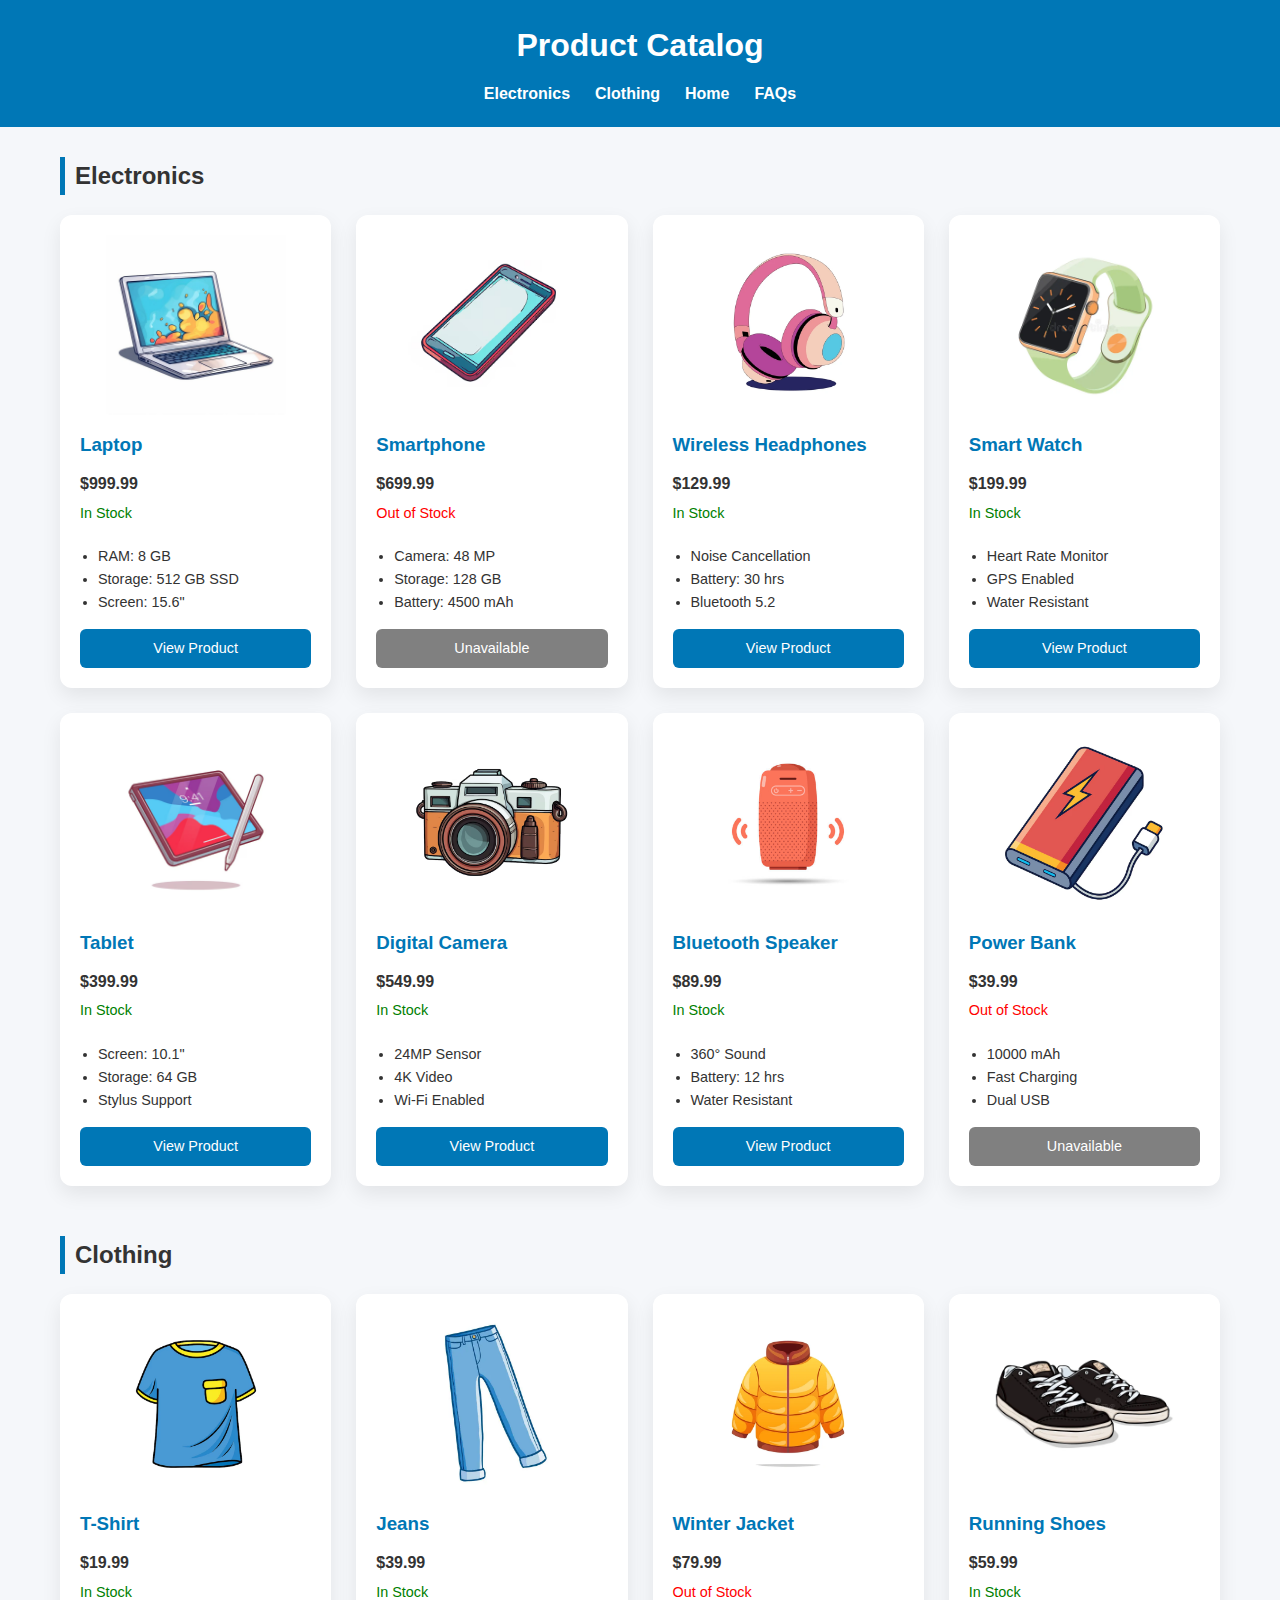
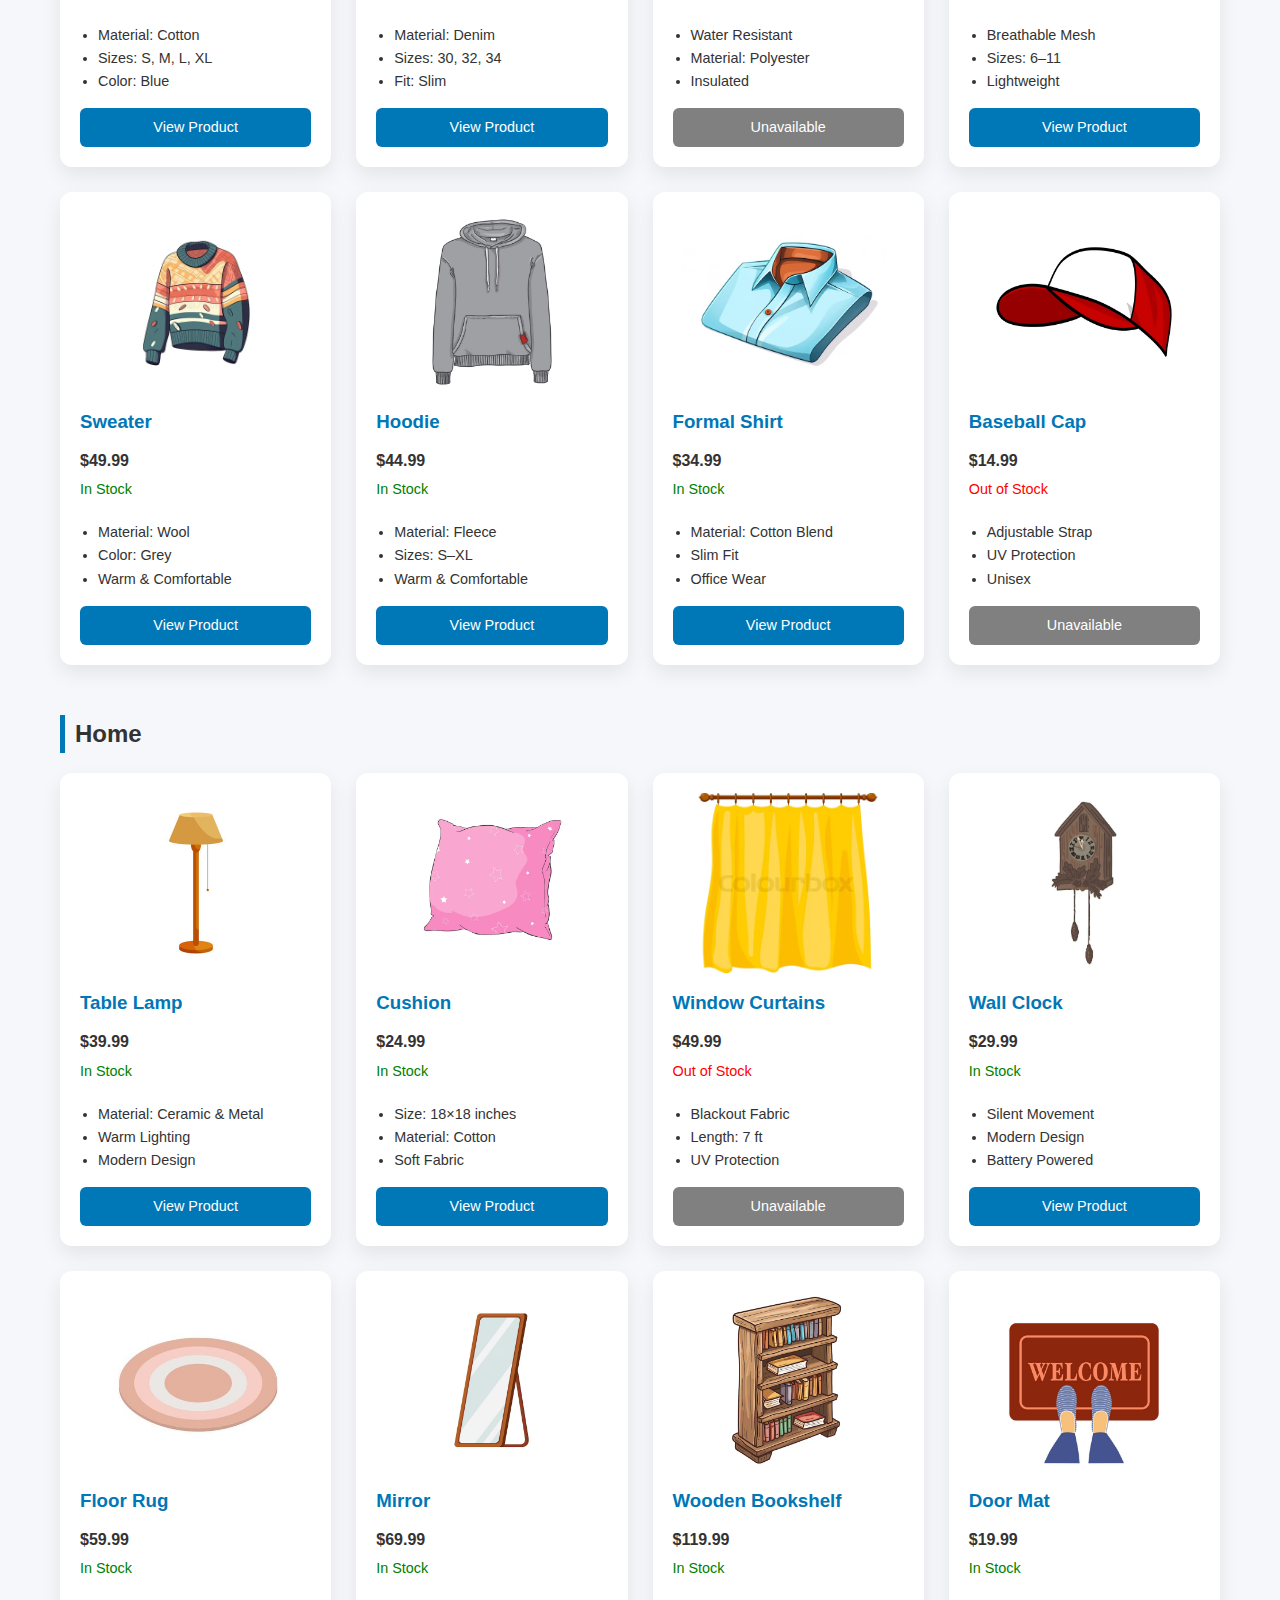
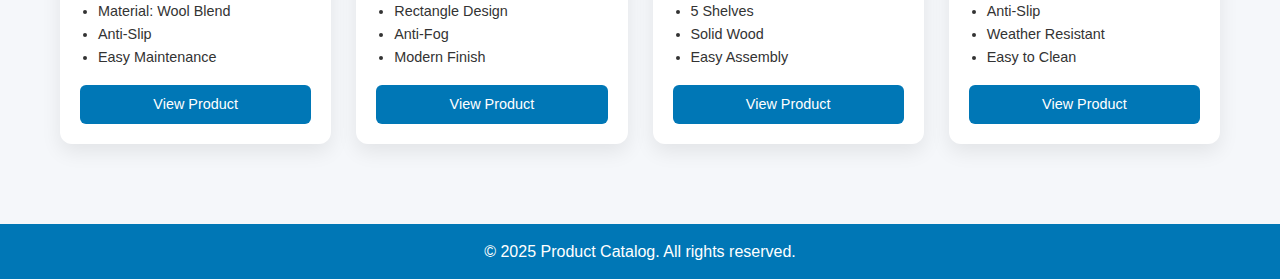
<file: index.html>
<!DOCTYPE html>
<html lang="en">
<head>
  <meta charset="UTF-8" />
  <meta name="viewport" content="width=device-width, initial-scale=1.0" />
  <title>Product Catalog</title>
  <link rel="stylesheet" href="productcatalog.css" />
</head>

<body>

  <header class="header">
    <h1>Product Catalog</h1>
    <nav class="nav">
      <ul>
        <li><a href="#electronics">Electronics</a></li>
        <li><a href="#clothing">Clothing</a></li>
        <li><a href="#home">Home</a></li>
        <li><a href="faq.html">FAQs</a></li>
      </ul>
    </nav>
  </header>

  <main class="container">

    <!-- ================= Electronics ================= -->
    <section id="electronics">
      <h2>Electronics</h2>
      <div class="product-grid">

        <article class="product-card">
          <img src="Image/Laptop.png" alt="Laptop">
          <h3>Laptop</h3>
          <p class="price">$999.99</p>
          <p class="status in-stock">In Stock</p>
          <ul>
            <li>RAM: 8 GB</li>
            <li>Storage: 512 GB SSD</li>
            <li>Screen: 15.6"</li>
          </ul>
          <a href="#" class="btn">View Product</a>
        </article>

        <article class="product-card">
          <img src="Image/Phone.png" alt="Smartphone">
          <h3>Smartphone</h3>
          <p class="price">$699.99</p>
          <p class="status out-stock">Out of Stock</p>
          <ul>
            <li>Camera: 48 MP</li>
            <li>Storage: 128 GB</li>
            <li>Battery: 4500 mAh</li>
          </ul>
          <a href="#" class="btn disabled">Unavailable</a>
        </article>

        <article class="product-card">
          <img src="Image/Headphones.webp" alt="Headphones">
          <h3>Wireless Headphones</h3>
          <p class="price">$129.99</p>
          <p class="status in-stock">In Stock</p>
          <ul>
            <li>Noise Cancellation</li>
            <li>Battery: 30 hrs</li>
            <li>Bluetooth 5.2</li>
          </ul>
          <a href="#" class="btn">View Product</a>
        </article>

        <article class="product-card">
          <img src="Image/Smartwatch.webp" alt="Smartwatch">
          <h3>Smart Watch</h3>
          <p class="price">$199.99</p>
          <p class="status in-stock">In Stock</p>
          <ul>
            <li>Heart Rate Monitor</li>
            <li>GPS Enabled</li>
            <li>Water Resistant</li>
          </ul>
          <a href="#" class="btn">View Product</a>
        </article>

        <article class="product-card">
          <img src="Image/Tablet.avif" alt="Tablet">
          <h3>Tablet</h3>
          <p class="price">$399.99</p>
          <p class="status in-stock">In Stock</p>
          <ul>
            <li>Screen: 10.1"</li>
            <li>Storage: 64 GB</li>
            <li>Stylus Support</li>
          </ul>
          <a href="#" class="btn">View Product</a>
        </article>

        <article class="product-card">
  <img src="Image/Camera.avif" alt="Camera">
  <h3>Digital Camera</h3>
  <p class="price">$549.99</p>
  <p class="status in-stock">In Stock</p>
  <ul>
    <li>24MP Sensor</li>
    <li>4K Video</li>
    <li>Wi-Fi Enabled</li>
  </ul>
  <a href="#" class="btn">View Product</a>
</article>

<article class="product-card">
  <img src="Image/Speaker.jpg" alt="Bluetooth Speaker">
  <h3>Bluetooth Speaker</h3>
  <p class="price">$89.99</p>
  <p class="status in-stock">In Stock</p>
  <ul>
    <li>360° Sound</li>
    <li>Battery: 12 hrs</li>
    <li>Water Resistant</li>
  </ul>
  <a href="#" class="btn">View Product</a>
</article>

<article class="product-card">
  <img src="Image/Powerbank.avif" alt="Power Bank">
  <h3>Power Bank</h3>
  <p class="price">$39.99</p>
  <p class="status out-stock">Out of Stock</p>
  <ul>
    <li>10000 mAh</li>
    <li>Fast Charging</li>
    <li>Dual USB</li>
  </ul>
  <a href="#" class="btn disabled">Unavailable</a>
</article>


      </div>
    </section>

    <!-- ================= Clothing ================= -->
    <section id="clothing">
      <h2>Clothing</h2>
      <div class="product-grid">

        <article class="product-card">
          <img src="Image/Tshirt.png" alt="T-Shirt">
          <h3>T-Shirt</h3>
          <p class="price">$19.99</p>
          <p class="status in-stock">In Stock</p>
          <ul>
            <li>Material: Cotton</li>
            <li>Sizes: S, M, L, XL</li>
            <li>Color: Blue</li>
          </ul>
          <a href="#" class="btn">View Product</a>
        </article>

        <article class="product-card">
          <img src="Image/Jeans.png" alt="Jeans">
          <h3>Jeans</h3>
          <p class="price">$39.99</p>
          <p class="status in-stock">In Stock</p>
          <ul>
            <li>Material: Denim</li>
            <li>Sizes: 30, 32, 34</li>
            <li>Fit: Slim</li>
          </ul>
          <a href="#" class="btn">View Product</a>
        </article>

        <article class="product-card">
          <img src="Image/Jacket.webp" alt="Jacket">
          <h3>Winter Jacket</h3>
          <p class="price">$79.99</p>
          <p class="status out-stock">Out of Stock</p>
          <ul>
            <li>Water Resistant</li>
            <li>Material: Polyester</li>
            <li>Insulated</li>
          </ul>
          <a href="#" class="btn disabled">Unavailable</a>
        </article>

        <article class="product-card">
          <img src="Image/Shoes.webp" alt="Shoes">
          <h3>Running Shoes</h3>
          <p class="price">$59.99</p>
          <p class="status in-stock">In Stock</p>
          <ul>
            <li>Breathable Mesh</li>
            <li>Sizes: 6–11</li>
            <li>Lightweight</li>
          </ul>
          <a href="#" class="btn">View Product</a>
        </article>

        <article class="product-card">
          <img src="Image/Sweater.webp" alt="Sweater">
          <h3>Sweater</h3>
          <p class="price">$49.99</p>
          <p class="status in-stock">In Stock</p>
          <ul>
            <li>Material: Wool</li>
            <li>Color: Grey</li>
            <li>Warm & Comfortable</li>
          </ul>
          <a href="#" class="btn">View Product</a>
        </article>

        <article class="product-card">
  <img src="Image/Hoodie.webp" alt="Hoodie">
  <h3>Hoodie</h3>
  <p class="price">$44.99</p>
  <p class="status in-stock">In Stock</p>
  <ul>
    <li>Material: Fleece</li>
    <li>Sizes: S–XL</li>
    <li>Warm & Comfortable</li>
  </ul>
  <a href="#" class="btn">View Product</a>
</article>

<article class="product-card">
  <img src="Image/Shirt.avif" alt="Formal Shirt">
  <h3>Formal Shirt</h3>
  <p class="price">$34.99</p>
  <p class="status in-stock">In Stock</p>
  <ul>
    <li>Material: Cotton Blend</li>
    <li>Slim Fit</li>
    <li>Office Wear</li>
  </ul>
  <a href="#" class="btn">View Product</a>
</article>

<article class="product-card">
  <img src="Image/Cap.webp" alt="Cap">
  <h3>Baseball Cap</h3>
  <p class="price">$14.99</p>
  <p class="status out-stock">Out of Stock</p>
  <ul>
    <li>Adjustable Strap</li>
    <li>UV Protection</li>
    <li>Unisex</li>
  </ul>
  <a href="#" class="btn disabled">Unavailable</a>
</article>


      </div>
    </section>

    <!-- ================= Home ================= -->
    <section id="home">
      <h2>Home</h2>
      <div class="product-grid">

        <article class="product-card">
          <img src="Image/Lamp.png" alt="Table Lamp">
          <h3>Table Lamp</h3>
          <p class="price">$39.99</p>
          <p class="status in-stock">In Stock</p>
          <ul>
            <li>Material: Ceramic & Metal</li>
            <li>Warm Lighting</li>
            <li>Modern Design</li>
          </ul>
          <a href="#" class="btn">View Product</a>
        </article>

        <article class="product-card">
          <img src="Image/Pillow.png" alt="Cushion">
          <h3>Cushion</h3>
          <p class="price">$24.99</p>
          <p class="status in-stock">In Stock</p>
          <ul>
            <li>Size: 18×18 inches</li>
            <li>Material: Cotton</li>
            <li>Soft Fabric</li>
          </ul>
          <a href="#" class="btn">View Product</a>
        </article>

        <article class="product-card">
          <img src="Image/Curtain.webp" alt="Curtains">
          <h3>Window Curtains</h3>
          <p class="price">$49.99</p>
          <p class="status out-stock">Out of Stock</p>
          <ul>
            <li>Blackout Fabric</li>
            <li>Length: 7 ft</li>
            <li>UV Protection</li>
          </ul>
          <a href="#" class="btn disabled">Unavailable</a>
        </article>

        <article class="product-card">
          <img src="Image/Clock.jpg" alt="Wall Clock">
          <h3>Wall Clock</h3>
          <p class="price">$29.99</p>
          <p class="status in-stock">In Stock</p>
          <ul>
            <li>Silent Movement</li>
            <li>Modern Design</li>
            <li>Battery Powered</li>
          </ul>
          <a href="#" class="btn">View Product</a>
        </article>

        <article class="product-card">
          <img src="Image/Rug.jpg" alt="Rug">
          <h3>Floor Rug</h3>
          <p class="price">$59.99</p>
          <p class="status in-stock">In Stock</p>
          <ul>
            <li>Material: Wool Blend</li>
            <li>Anti-Slip</li>
            <li>Easy Maintenance</li>
          </ul>
          <a href="#" class="btn">View Product</a>
        </article>

        <article class="product-card">
  <img src="Image/Mirror.avif" alt="Mirror">
  <h3>Mirror</h3>
  <p class="price">$69.99</p>
  <p class="status in-stock">In Stock</p>
  <ul>
    <li>Rectangle Design</li>
    <li>Anti-Fog</li>
    <li>Modern Finish</li>
  </ul>
  <a href="#" class="btn">View Product</a>
</article>

<article class="product-card">
  <img src="Image/Bookshelf.avif" alt="Bookshelf">
  <h3>Wooden Bookshelf</h3>
  <p class="price">$119.99</p>
  <p class="status in-stock">In Stock</p>
  <ul>
    <li>5 Shelves</li>
    <li>Solid Wood</li>
    <li>Easy Assembly</li>
  </ul>
  <a href="#" class="btn">View Product</a>
</article>

<article class="product-card">
  <img src="Image/Doormat.jpg" alt="Door Mat">
  <h3>Door Mat</h3>
  <p class="price">$19.99</p>
  <p class="status in-stock">In Stock</p>
  <ul>
    <li>Anti-Slip</li>
    <li>Weather Resistant</li>
    <li>Easy to Clean</li>
  </ul>
  <a href="#" class="btn">View Product</a>
</article>


      </div>
    </section>

  </main>

  <footer class="footer">
    <p>© 2025 Product Catalog. All rights reserved.</p>
  </footer>

</body>
</html>
</file>
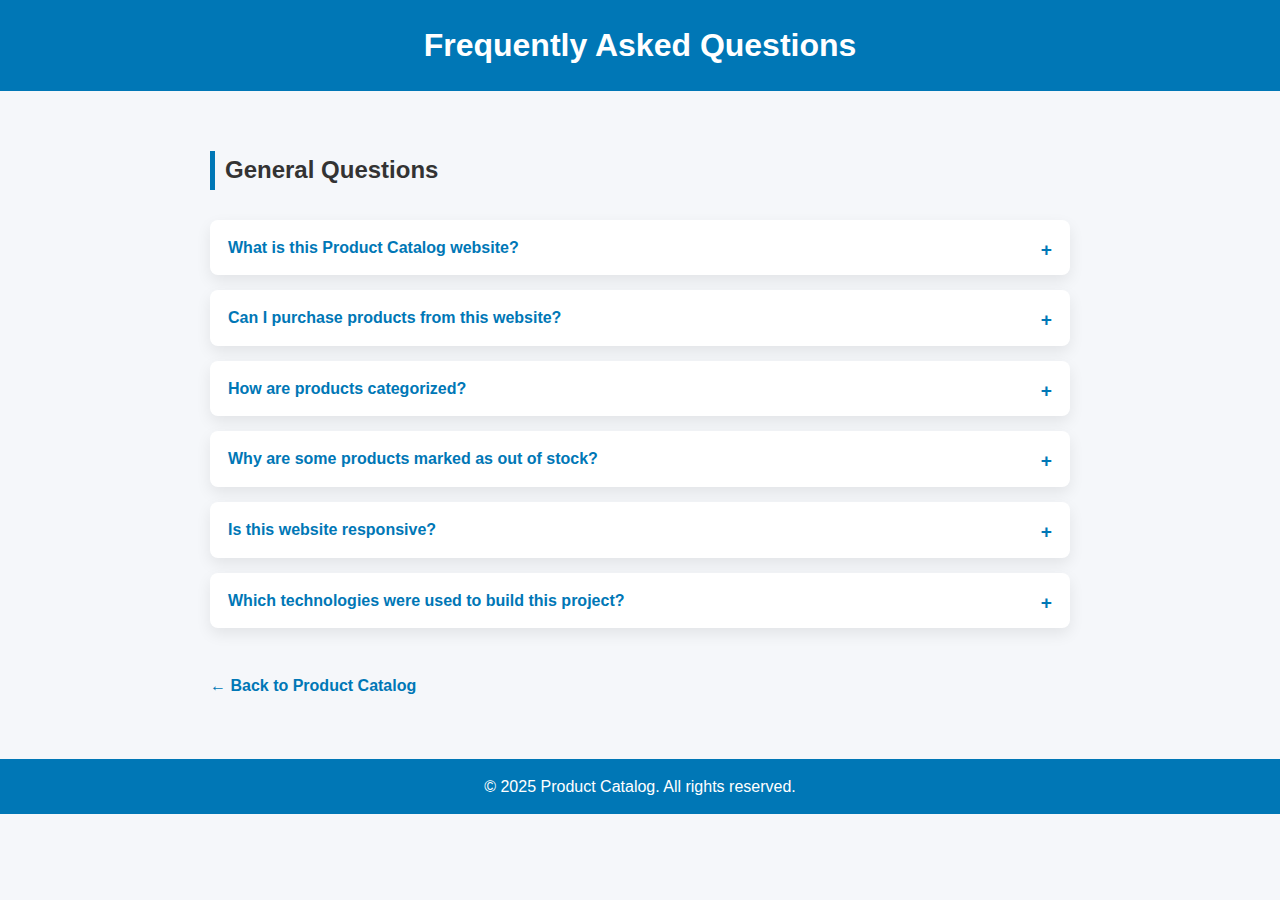
<file: faq.html>
<!DOCTYPE html>
<html lang="en">
<head>
  <meta charset="UTF-8" />
  <meta name="viewport" content="width=device-width, initial-scale=1.0" />
  <title>FAQs | Product Catalog</title>
  <link rel="stylesheet" href="productcatalog.css" />
  <style>
    /* FAQ specific styles */
    .faq-container {
      max-width: 900px;
      margin: 40px auto;
      padding: 20px;
    }

    .faq-container h2 {
      margin-bottom: 30px;
      border-left: 5px solid #0077b6;
      padding-left: 10px;
    }

    details {
      background: #fff;
      border-radius: 8px;
      margin-bottom: 15px;
      padding: 15px 18px;
      box-shadow: 0 6px 15px rgba(0,0,0,0.08);
      cursor: pointer;
    }

    summary {
      font-weight: 600;
      color: #0077b6;
      list-style: none;
    }

    summary::-webkit-details-marker {
      display: none;
    }

    summary::after {
      content: "+";
      float: right;
      font-size: 1.2rem;
      transition: transform 0.3s ease;
    }

    details[open] summary::after {
      content: "−";
    }

    details p {
      margin-top: 12px;
      color: #444;
      line-height: 1.6;
    }

    .back-link {
      display: inline-block;
      margin-top: 30px;
      text-decoration: none;
      color: #0077b6;
      font-weight: 600;
    }

    .back-link:hover {
      text-decoration: underline;
    }
  </style>
</head>

<body>

  <header class="header">
    <h1>Frequently Asked Questions</h1>
  </header>

  <main class="faq-container" id="faq">

    <h2>General Questions</h2>

    <details>
      <summary>What is this Product Catalog website?</summary>
      <p>
        This website is a frontend-based product catalog that displays products
        across multiple categories such as Electronics, Clothing, and Home.
      </p>
    </details>

    <details>
      <summary>Can I purchase products from this website?</summary>
      <p>
        No. This is a demo project created for learning and showcasing frontend
        development skills. It does not process real purchases.
      </p>
    </details>

    <details>
      <summary>How are products categorized?</summary>
      <p>
        Products are grouped into categories like Electronics, Clothing, and Home
        for easier navigation and browsing.
      </p>
    </details>

    <details>
      <summary>Why are some products marked as out of stock?</summary>
      <p>
        The stock status is used to simulate a real e-commerce experience and
        demonstrate UI states such as availability handling.
      </p>
    </details>

    <details>
      <summary>Is this website responsive?</summary>
      <p>
        Yes. The layout is built using modern CSS techniques to ensure it works
        smoothly across desktops, tablets, and mobile devices.
      </p>
    </details>

    <details>
      <summary>Which technologies were used to build this project?</summary>
      <p>
        This project is built using HTML for structure, CSS for styling, and is
        designed to be easily extendable using JavaScript.
      </p>
    </details>

    <a href="index.html" class="back-link">← Back to Product Catalog</a>

  </main>

  <footer class="footer">
    <p>© 2025 Product Catalog. All rights reserved.</p>
  </footer>

</body>
</html>
</file>
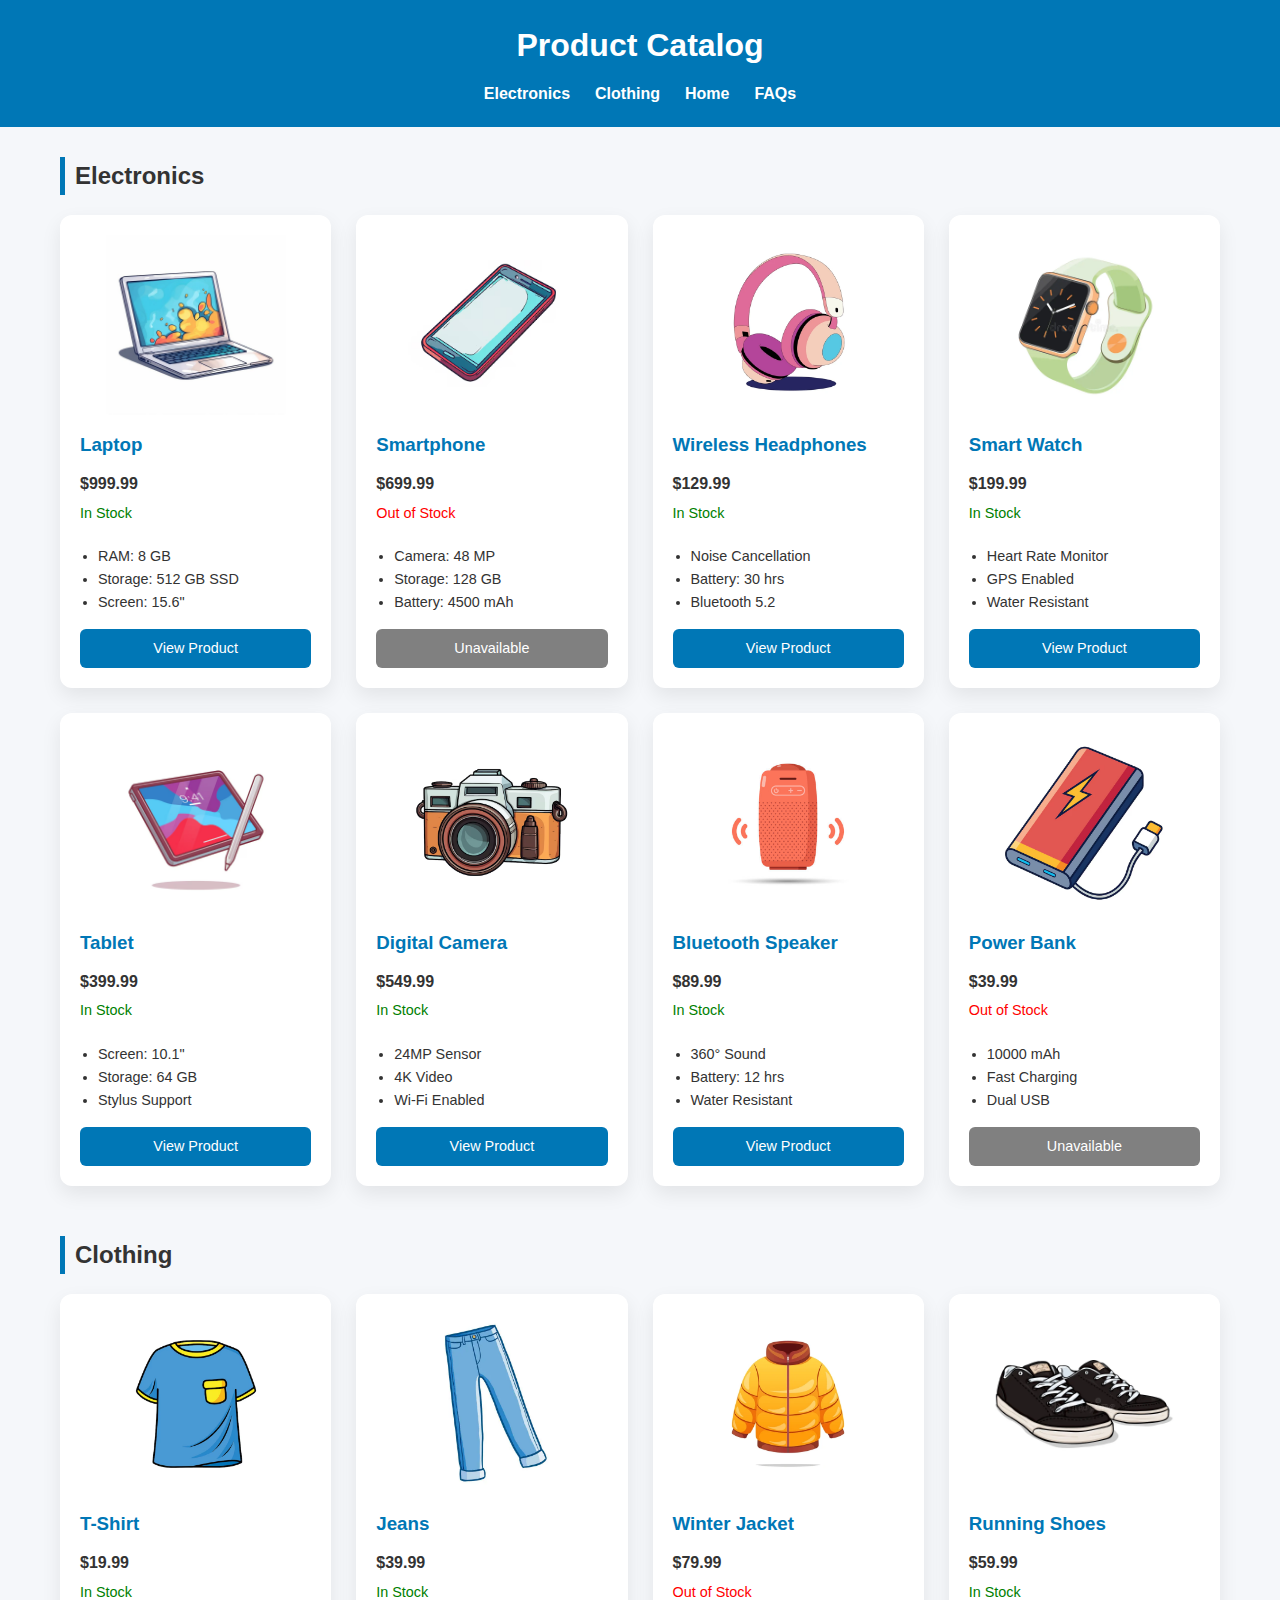
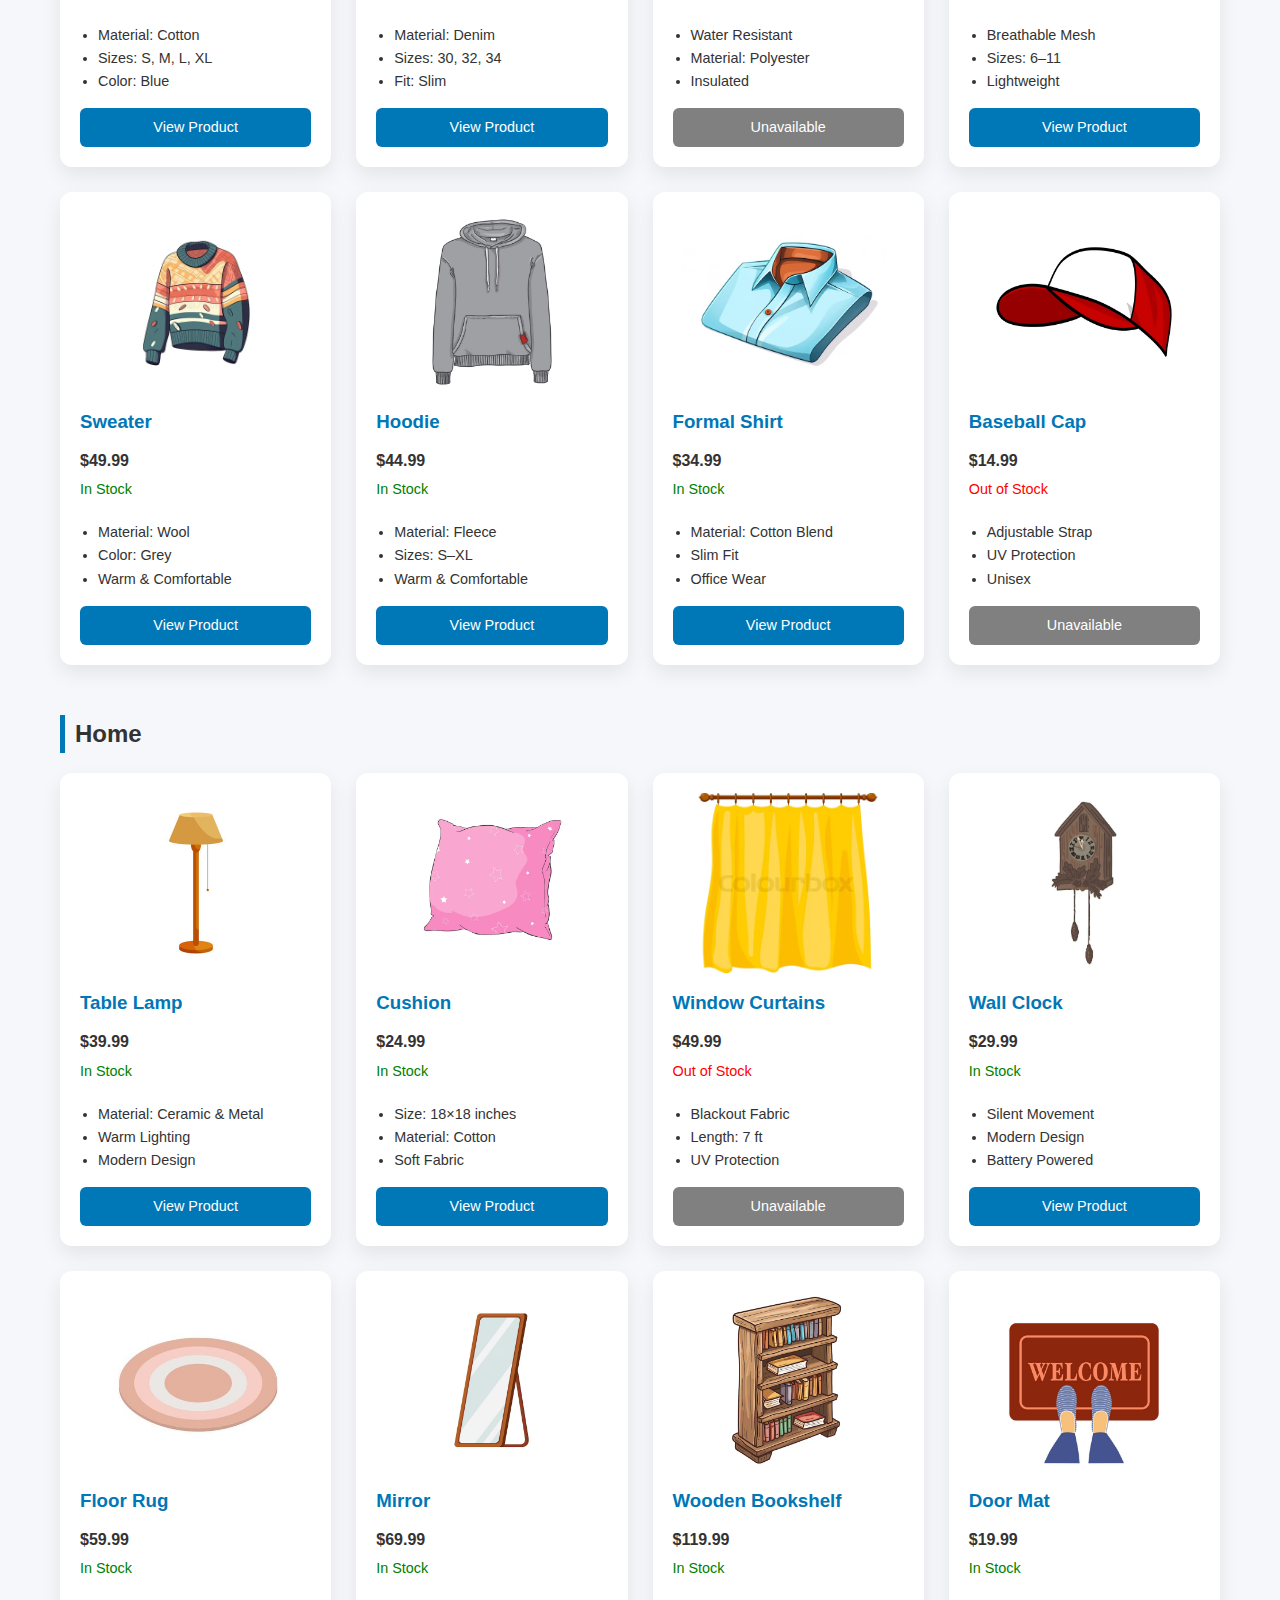
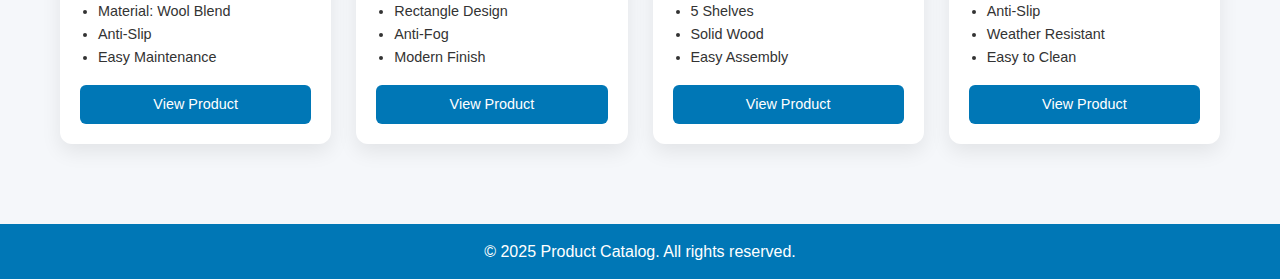
<file: Product_Catalog.html>
<!DOCTYPE html>
<html lang="en">
<head>
  <meta charset="UTF-8" />
  <meta name="viewport" content="width=device-width, initial-scale=1.0" />
  <title>Product Catalog</title>
  <link rel="stylesheet" href="productcatalog.css" />
</head>

<body>

  <header class="header">
    <h1>Product Catalog</h1>
    <nav class="nav">
      <ul>
        <li><a href="#electronics">Electronics</a></li>
        <li><a href="#clothing">Clothing</a></li>
        <li><a href="#home">Home</a></li>
        <li><a href="faqs.html">FAQs</a></li>
      </ul>
    </nav>
  </header>

  <main class="container">

    <!-- ================= Electronics ================= -->
    <section id="electronics">
      <h2>Electronics</h2>
      <div class="product-grid">

        <article class="product-card">
          <img src="Image/Laptop.png" alt="Laptop">
          <h3>Laptop</h3>
          <p class="price">$999.99</p>
          <p class="status in-stock">In Stock</p>
          <ul>
            <li>RAM: 8 GB</li>
            <li>Storage: 512 GB SSD</li>
            <li>Screen: 15.6"</li>
          </ul>
          <a href="#" class="btn">View Product</a>
        </article>

        <article class="product-card">
          <img src="Image/Phone.png" alt="Smartphone">
          <h3>Smartphone</h3>
          <p class="price">$699.99</p>
          <p class="status out-stock">Out of Stock</p>
          <ul>
            <li>Camera: 48 MP</li>
            <li>Storage: 128 GB</li>
            <li>Battery: 4500 mAh</li>
          </ul>
          <a href="#" class="btn disabled">Unavailable</a>
        </article>

        <article class="product-card">
          <img src="Image/Headphones.webp" alt="Headphones">
          <h3>Wireless Headphones</h3>
          <p class="price">$129.99</p>
          <p class="status in-stock">In Stock</p>
          <ul>
            <li>Noise Cancellation</li>
            <li>Battery: 30 hrs</li>
            <li>Bluetooth 5.2</li>
          </ul>
          <a href="#" class="btn">View Product</a>
        </article>

        <article class="product-card">
          <img src="Image/Smartwatch.webp" alt="Smartwatch">
          <h3>Smart Watch</h3>
          <p class="price">$199.99</p>
          <p class="status in-stock">In Stock</p>
          <ul>
            <li>Heart Rate Monitor</li>
            <li>GPS Enabled</li>
            <li>Water Resistant</li>
          </ul>
          <a href="#" class="btn">View Product</a>
        </article>

        <article class="product-card">
          <img src="Image/Tablet.avif" alt="Tablet">
          <h3>Tablet</h3>
          <p class="price">$399.99</p>
          <p class="status in-stock">In Stock</p>
          <ul>
            <li>Screen: 10.1"</li>
            <li>Storage: 64 GB</li>
            <li>Stylus Support</li>
          </ul>
          <a href="#" class="btn">View Product</a>
        </article>

        <article class="product-card">
  <img src="Image/Camera.avif" alt="Camera">
  <h3>Digital Camera</h3>
  <p class="price">$549.99</p>
  <p class="status in-stock">In Stock</p>
  <ul>
    <li>24MP Sensor</li>
    <li>4K Video</li>
    <li>Wi-Fi Enabled</li>
  </ul>
  <a href="#" class="btn">View Product</a>
</article>

<article class="product-card">
  <img src="Image/Speaker.jpg" alt="Bluetooth Speaker">
  <h3>Bluetooth Speaker</h3>
  <p class="price">$89.99</p>
  <p class="status in-stock">In Stock</p>
  <ul>
    <li>360° Sound</li>
    <li>Battery: 12 hrs</li>
    <li>Water Resistant</li>
  </ul>
  <a href="#" class="btn">View Product</a>
</article>

<article class="product-card">
  <img src="Image/Powerbank.avif" alt="Power Bank">
  <h3>Power Bank</h3>
  <p class="price">$39.99</p>
  <p class="status out-stock">Out of Stock</p>
  <ul>
    <li>10000 mAh</li>
    <li>Fast Charging</li>
    <li>Dual USB</li>
  </ul>
  <a href="#" class="btn disabled">Unavailable</a>
</article>


      </div>
    </section>

    <!-- ================= Clothing ================= -->
    <section id="clothing">
      <h2>Clothing</h2>
      <div class="product-grid">

        <article class="product-card">
          <img src="Image/Tshirt.png" alt="T-Shirt">
          <h3>T-Shirt</h3>
          <p class="price">$19.99</p>
          <p class="status in-stock">In Stock</p>
          <ul>
            <li>Material: Cotton</li>
            <li>Sizes: S, M, L, XL</li>
            <li>Color: Blue</li>
          </ul>
          <a href="#" class="btn">View Product</a>
        </article>

        <article class="product-card">
          <img src="Image/Jeans.png" alt="Jeans">
          <h3>Jeans</h3>
          <p class="price">$39.99</p>
          <p class="status in-stock">In Stock</p>
          <ul>
            <li>Material: Denim</li>
            <li>Sizes: 30, 32, 34</li>
            <li>Fit: Slim</li>
          </ul>
          <a href="#" class="btn">View Product</a>
        </article>

        <article class="product-card">
          <img src="Image/Jacket.webp" alt="Jacket">
          <h3>Winter Jacket</h3>
          <p class="price">$79.99</p>
          <p class="status out-stock">Out of Stock</p>
          <ul>
            <li>Water Resistant</li>
            <li>Material: Polyester</li>
            <li>Insulated</li>
          </ul>
          <a href="#" class="btn disabled">Unavailable</a>
        </article>

        <article class="product-card">
          <img src="Image/Shoes.webp" alt="Shoes">
          <h3>Running Shoes</h3>
          <p class="price">$59.99</p>
          <p class="status in-stock">In Stock</p>
          <ul>
            <li>Breathable Mesh</li>
            <li>Sizes: 6–11</li>
            <li>Lightweight</li>
          </ul>
          <a href="#" class="btn">View Product</a>
        </article>

        <article class="product-card">
          <img src="Image/Sweater.webp" alt="Sweater">
          <h3>Sweater</h3>
          <p class="price">$49.99</p>
          <p class="status in-stock">In Stock</p>
          <ul>
            <li>Material: Wool</li>
            <li>Color: Grey</li>
            <li>Warm & Comfortable</li>
          </ul>
          <a href="#" class="btn">View Product</a>
        </article>

        <article class="product-card">
  <img src="Image/Hoodie.webp" alt="Hoodie">
  <h3>Hoodie</h3>
  <p class="price">$44.99</p>
  <p class="status in-stock">In Stock</p>
  <ul>
    <li>Material: Fleece</li>
    <li>Sizes: S–XL</li>
    <li>Warm & Comfortable</li>
  </ul>
  <a href="#" class="btn">View Product</a>
</article>

<article class="product-card">
  <img src="Image/Shirt.avif" alt="Formal Shirt">
  <h3>Formal Shirt</h3>
  <p class="price">$34.99</p>
  <p class="status in-stock">In Stock</p>
  <ul>
    <li>Material: Cotton Blend</li>
    <li>Slim Fit</li>
    <li>Office Wear</li>
  </ul>
  <a href="#" class="btn">View Product</a>
</article>

<article class="product-card">
  <img src="Image/Cap.webp" alt="Cap">
  <h3>Baseball Cap</h3>
  <p class="price">$14.99</p>
  <p class="status out-stock">Out of Stock</p>
  <ul>
    <li>Adjustable Strap</li>
    <li>UV Protection</li>
    <li>Unisex</li>
  </ul>
  <a href="#" class="btn disabled">Unavailable</a>
</article>


      </div>
    </section>

    <!-- ================= Home ================= -->
    <section id="home">
      <h2>Home</h2>
      <div class="product-grid">

        <article class="product-card">
          <img src="Image/Lamp.png" alt="Table Lamp">
          <h3>Table Lamp</h3>
          <p class="price">$39.99</p>
          <p class="status in-stock">In Stock</p>
          <ul>
            <li>Material: Ceramic & Metal</li>
            <li>Warm Lighting</li>
            <li>Modern Design</li>
          </ul>
          <a href="#" class="btn">View Product</a>
        </article>

        <article class="product-card">
          <img src="Image/Pillow.png" alt="Cushion">
          <h3>Cushion</h3>
          <p class="price">$24.99</p>
          <p class="status in-stock">In Stock</p>
          <ul>
            <li>Size: 18×18 inches</li>
            <li>Material: Cotton</li>
            <li>Soft Fabric</li>
          </ul>
          <a href="#" class="btn">View Product</a>
        </article>

        <article class="product-card">
          <img src="Image/Curtain.webp" alt="Curtains">
          <h3>Window Curtains</h3>
          <p class="price">$49.99</p>
          <p class="status out-stock">Out of Stock</p>
          <ul>
            <li>Blackout Fabric</li>
            <li>Length: 7 ft</li>
            <li>UV Protection</li>
          </ul>
          <a href="#" class="btn disabled">Unavailable</a>
        </article>

        <article class="product-card">
          <img src="Image/Clock.jpg" alt="Wall Clock">
          <h3>Wall Clock</h3>
          <p class="price">$29.99</p>
          <p class="status in-stock">In Stock</p>
          <ul>
            <li>Silent Movement</li>
            <li>Modern Design</li>
            <li>Battery Powered</li>
          </ul>
          <a href="#" class="btn">View Product</a>
        </article>

        <article class="product-card">
          <img src="Image/Rug.jpg" alt="Rug">
          <h3>Floor Rug</h3>
          <p class="price">$59.99</p>
          <p class="status in-stock">In Stock</p>
          <ul>
            <li>Material: Wool Blend</li>
            <li>Anti-Slip</li>
            <li>Easy Maintenance</li>
          </ul>
          <a href="#" class="btn">View Product</a>
        </article>

        <article class="product-card">
  <img src="Image/Mirror.avif" alt="Mirror">
  <h3>Mirror</h3>
  <p class="price">$69.99</p>
  <p class="status in-stock">In Stock</p>
  <ul>
    <li>Rectangle Design</li>
    <li>Anti-Fog</li>
    <li>Modern Finish</li>
  </ul>
  <a href="#" class="btn">View Product</a>
</article>

<article class="product-card">
  <img src="Image/Bookshelf.avif" alt="Bookshelf">
  <h3>Wooden Bookshelf</h3>
  <p class="price">$119.99</p>
  <p class="status in-stock">In Stock</p>
  <ul>
    <li>5 Shelves</li>
    <li>Solid Wood</li>
    <li>Easy Assembly</li>
  </ul>
  <a href="#" class="btn">View Product</a>
</article>

<article class="product-card">
  <img src="Image/Doormat.jpg" alt="Door Mat">
  <h3>Door Mat</h3>
  <p class="price">$19.99</p>
  <p class="status in-stock">In Stock</p>
  <ul>
    <li>Anti-Slip</li>
    <li>Weather Resistant</li>
    <li>Easy to Clean</li>
  </ul>
  <a href="#" class="btn">View Product</a>
</article>


      </div>
    </section>

  </main>

  <footer class="footer">
    <p>© 2025 Product Catalog. All rights reserved.</p>
  </footer>

</body>
</html>
</file>
<file: productcatalog.css>
/* =====================
   RESET & BASE STYLES
   ===================== */
* {
  margin: 0;
  padding: 0;
  box-sizing: border-box;
}

body {
  font-family: "Segoe UI", sans-serif;
  background-color: #f5f7fa;
  color: #333;
  line-height: 1.6;
}

/* =====================
   HEADER & NAVIGATION
   ===================== */
.header {
  background: #0077b6;
  color: white;
  padding: 20px;
  text-align: center;
}

.nav ul {
  display: flex;
  justify-content: center;
  gap: 25px;
  list-style: none;
  margin-top: 10px;
}

.nav a {
  color: white;
  text-decoration: none;
  font-weight: 600;
}

.nav a:hover {
  text-decoration: underline;
}

/* =====================
   LAYOUT
   ===================== */
.container {
  max-width: 1200px;
  margin: auto;
  padding: 30px 20px;
}

section {
  margin-bottom: 50px;
}

h2 {
  margin-bottom: 20px;
  border-left: 5px solid #0077b6;
  padding-left: 10px;
}

/* =====================
   PRODUCT GRID
   ===================== */
.product-grid {
  display: grid;
  grid-template-columns: repeat(auto-fit, minmax(260px, 1fr));
  gap: 25px;
  align-items: stretch;
}

/* =====================
   PRODUCT CARD
   ===================== */
.product-card {
  background: white;
  border-radius: 12px;
  padding: 20px;
  box-shadow: 0 8px 20px rgba(0, 0, 0, 0.08);
  transition: transform 0.3s ease, box-shadow 0.3s ease;

  display: flex;
  flex-direction: column;
  height: 100%;
}

.product-card:hover {
  transform: translateY(-6px);
  box-shadow: 0 12px 28px rgba(0, 0, 0, 0.12);
}

/* =====================
   PRODUCT IMAGE
   ===================== */
.product-card img {
  width: 100%;
  height: 180px;
  object-fit: contain;
  border-radius: 10px;
  margin-bottom: 15px;
}

/* =====================
   PRODUCT TEXT
   ===================== */
.product-card h3 {
  color: #0077b6;
  margin-bottom: 6px;
}

.price {
  font-weight: bold;
  margin: 5px 0;
}

.status {
  font-size: 0.9rem;
  margin-bottom: 10px;
}

.in-stock {
  color: green;
}

.out-stock {
  color: red;
}

.product-card ul {
  font-size: 0.9rem;
  margin: 10px 0 15px;
  padding-left: 18px;
}

/* =====================
   BUTTONS
   ===================== */
.btn {
  display: inline-block;
  padding: 8px 14px;
  background: #0077b6;
  color: white;
  border-radius: 6px;
  text-decoration: none;
  font-size: 0.9rem;
  text-align: center;
  margin-top: auto;
}

.btn:hover {
  background: #023e8a;
}

.btn.disabled {
  background: gray;
  pointer-events: none;
  cursor: not-allowed;
}

/* =====================
   FOOTER
   ===================== */
.footer {
  background: #0077b6;
  color: white;
  text-align: center;
  padding: 15px;
}

/* =====================
   RESPONSIVE TWEAKS
   ===================== */
@media (max-width: 600px) {
  .nav ul {
    flex-direction: column;
    gap: 10px;
  }
}
</file>
